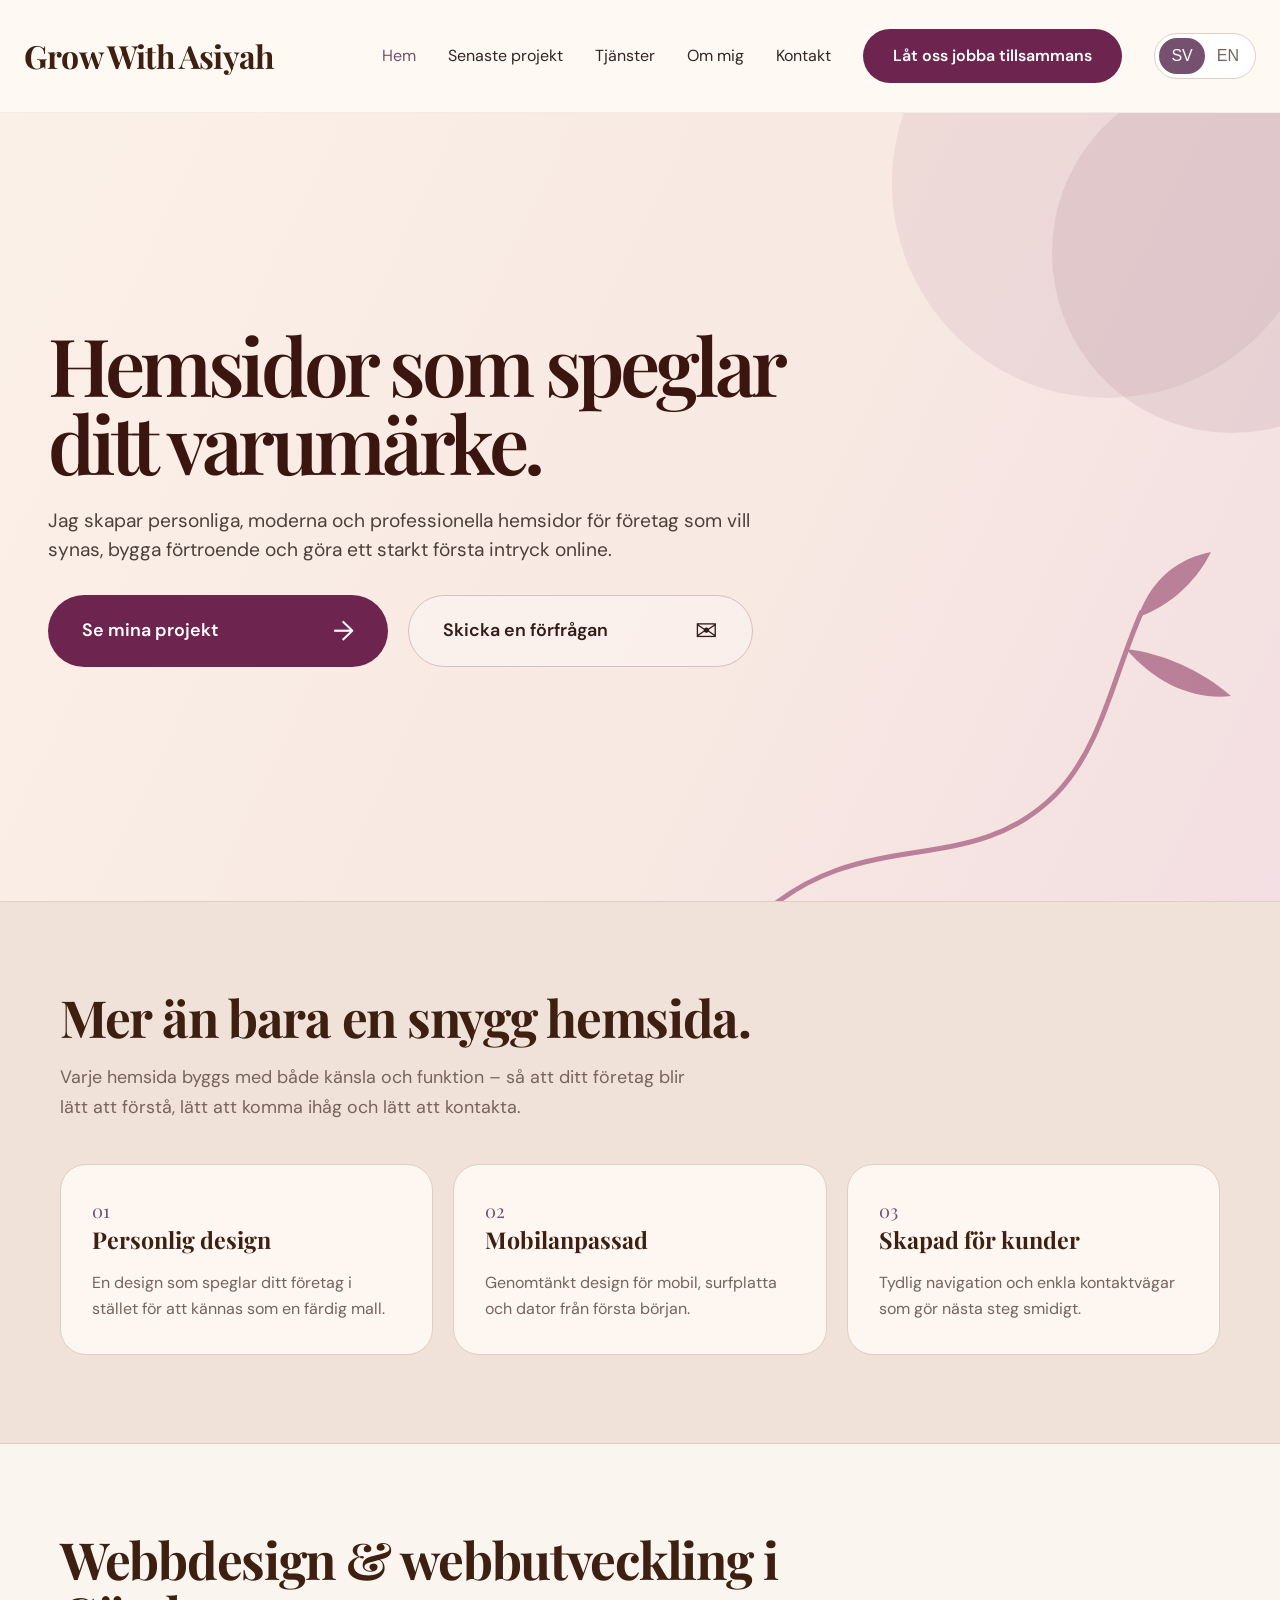
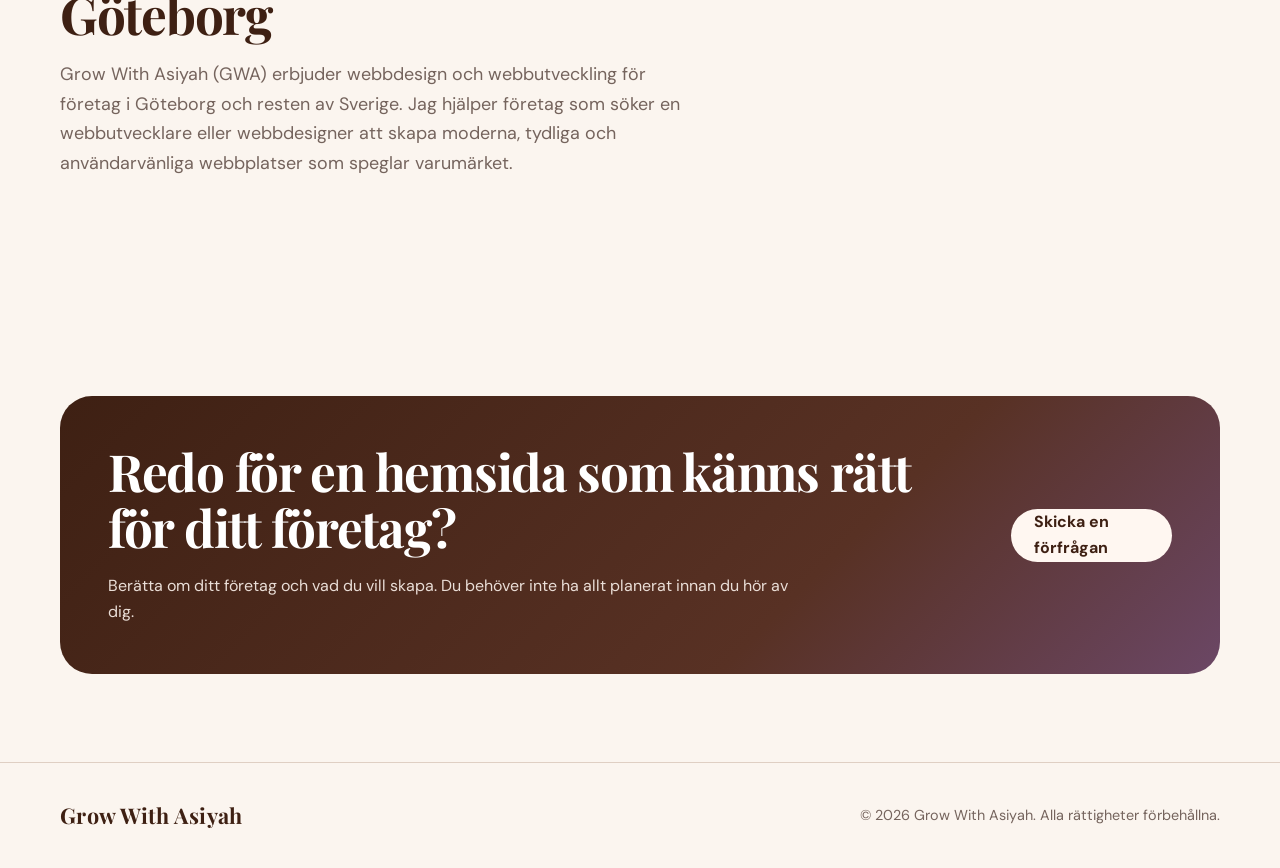
<file: index.html>
<!doctype html>
<html lang="sv">
  <head>
    <!-- Google tag (gtag.js) -->
    <script async src="https://www.googletagmanager.com/gtag/js?id=G-TMNVTEBRRM"></script>
    <script>
      window.dataLayer = window.dataLayer || [];
      function gtag(){dataLayer.push(arguments);}
      gtag('js', new Date());
      gtag('config', 'G-TMNVTEBRRM');
    </script>
    <meta charset="utf-8" />
    <meta name="viewport" content="width=device-width,initial-scale=1" />
    <title>
      Webbutvecklare & webbdesigner Göteborg | Grow With Asiyah (GWA)
    </title>
    <meta
      name="description"
      content="Grow With Asiyah (GWA), grundat av Asiya Galow, erbjuder webbdesign och webbutveckling i Göteborg. Moderna, användarvänliga och mobilanpassade webbplatser för företag."
    />
    <meta name="robots" content="index,follow" />
    <meta
      name="keywords"
      content="Grow With Asiyah, GWA, Asiya Galow, webbutvecklare Göteborg, webbdesigner Göteborg, webbdesign Göteborg, webbutveckling Göteborg, web design Gothenburg, web developer Gothenburg"
    />
    <link
      rel="icon"
      type="image/png"
      sizes="48x48"
      href="assets/favicon-48.png"
    />
    <link
      rel="icon"
      type="image/png"
      sizes="512x512"
      href="assets/favicon.png"
    />
    <link rel="apple-touch-icon" href="assets/favicon.png" />
    <link rel="canonical" href="https://growwithasiyah.se/" />
    <meta property="og:url" content="https://growwithasiyah.se/" />
    <meta name="author" content="Grow With Asiyah" />
    <meta property="og:site_name" content="Grow With Asiyah" />
    <meta property="og:type" content="website" />
    <meta
      property="og:title"
      content="Grow With Asiyah | Web Design & Development"
    />
    <meta
      property="og:description"
      content="Grow With Asiyah skapar personliga, moderna och mobilanpassade hemsidor för företag med fokus på webbdesign, utveckling och SEO."
    />
    <meta property="og:image" content="assets/grow-with-asiyah-logo.png" />
    <link rel="stylesheet" href="style.css" />
    <script type="application/ld+json">
      {
        "@context": "https://schema.org",
        "@type": "ProfessionalService",
        "name": "Grow With Asiyah",
        "alternateName": "GWA",
        "founder": { "@type": "Person", "name": "Asiya Galow" },
        "areaServed": { "@type": "City", "name": "Göteborg" },
        "url": "https://growwithasiyah.se/",
        "description": "Webbdesign och webbutveckling för företag. Moderna och mobilanpassade företagshemsidor med SEO-grund.",
        "email": "growwithasiyah@gmail.com",
        "sameAs": [
          "https://www.instagram.com/growwithasiyah/",
          "https://www.tiktok.com/@growwithasiyah"
        ]
      }
    </script>
  </head>
  <body>
    <header>
      <div class="container nav">
        <a class="brand brand-name-only" href="index.html">Grow With Asiyah</a
        ><button class="menu" aria-label="Menu">☰</button>
        <nav class="nav-links">
          <a href="index.html" class="active" data-t="home">Hem</a
          ><a href="projects.html" data-t="projects">Senaste projekt</a
          ><a href="services.html" data-t="services">Tjänster</a
          ><a href="about.html" data-t="about">Om mig</a
          ><a href="contact.html" data-t="contact">Kontakt</a
          ><a class="header-cta" href="contact.html" data-t="workTogether"
            >Let’s work together</a
          >
          <div class="lang">
            <button data-lang="sv">SV</button><button data-lang="en">EN</button>
          </div>
        </nav>
      </div>
    </header>
    <main>
      <section class="approved-hero">
        <div class="approved-hero-inner">
          <div class="approved-copy">
            <h1 data-t="hero">
              Hemsidor som speglar ditt <span>varumärke.</span>
            </h1>
            <p data-t="lead">
              Jag skapar personliga, moderna och professionella hemsidor för
              företag som vill synas, bygga förtroende och göra ett starkt
              första intryck online.
            </p>
            <div class="approved-actions">
              <a class="approved-btn filled" href="projects.html"
                ><span data-t="work">Se mina projekt</span><b>→</b></a
              >
              <a class="approved-btn outline" href="contact.html"
                ><span data-t="talk">Skicka en förfrågan</span><b>✉</b></a
              >
            </div>
          </div>
          <div class="hero-decoration" aria-hidden="true">
            <div class="circle c1"></div>
            <div class="circle c2"></div>
            <svg class="botanical" viewBox="0 0 520 420" fill="none">
              <path
                d="M18 405C124 304 231 367 319 278C365 231 377 157 405 95"
                stroke="currentColor"
                stroke-width="5"
              />
              <path
                d="M401 101C427 93 458 69 474 36C443 42 415 61 401 101Z"
                fill="currentColor"
              />
              <path
                d="M389 133C425 137 464 154 494 180C458 184 420 169 389 133Z"
                fill="currentColor"
              />
            </svg>
          </div>
        </div>
      </section>
      <section class="section soft">
        <div class="container">
          <div class="section-head">
            <h2 data-t="why">Mer än bara en snygg hemsida.</h2>
            <p class="lead" data-t="whyP"></p>
          </div>
          <div class="grid3">
            <article class="card">
              <span class="n">01</span>
              <h3 data-t="c1"></h3>
              <p data-t="c1p"></p>
            </article>
            <article class="card">
              <span class="n">02</span>
              <h3 data-t="c2"></h3>
              <p data-t="c2p"></p>
            </article>
            <article class="card">
              <span class="n">03</span>
              <h3 data-t="c3"></h3>
              <p data-t="c3p"></p>
            </article>
          </div>
        </div>
      </section>
      <section class="section local-seo">
        <div class="container">
          <div class="section-head">
            <h2 data-t="seoH">Webbdesign & webbutveckling i Göteborg</h2>
            <p class="lead" data-t="seoP">
              Grow With Asiyah (GWA) erbjuder webbdesign och webbutveckling för
              företag i Göteborg och resten av Sverige. Jag hjälper företag som
              söker en webbutvecklare eller webbdesigner att skapa moderna,
              tydliga och användarvänliga webbplatser som speglar varumärket.
            </p>
          </div>
        </div>
      </section>
      <section class="section">
        <div class="container">
          <div class="cta">
            <div>
              <h2 data-t="cta"></h2>
              <p data-t="ctaP"></p>
            </div>
            <a href="contact.html" class="btn" data-t="start"
              >Skicka en förfrågan</a
            >
          </div>
        </div>
      </section>
    </main>
    <footer>
      <div class="container foot">
        <strong class="brand">Grow With Asiyah</strong
        ><span data-t="foot"
          >© 2026 Grow With Asiyah. Alla rättigheter förbehållna.</span
        >
      </div>
    </footer>
    <script src="script.js"></script>
  </body>
</html>
</file>
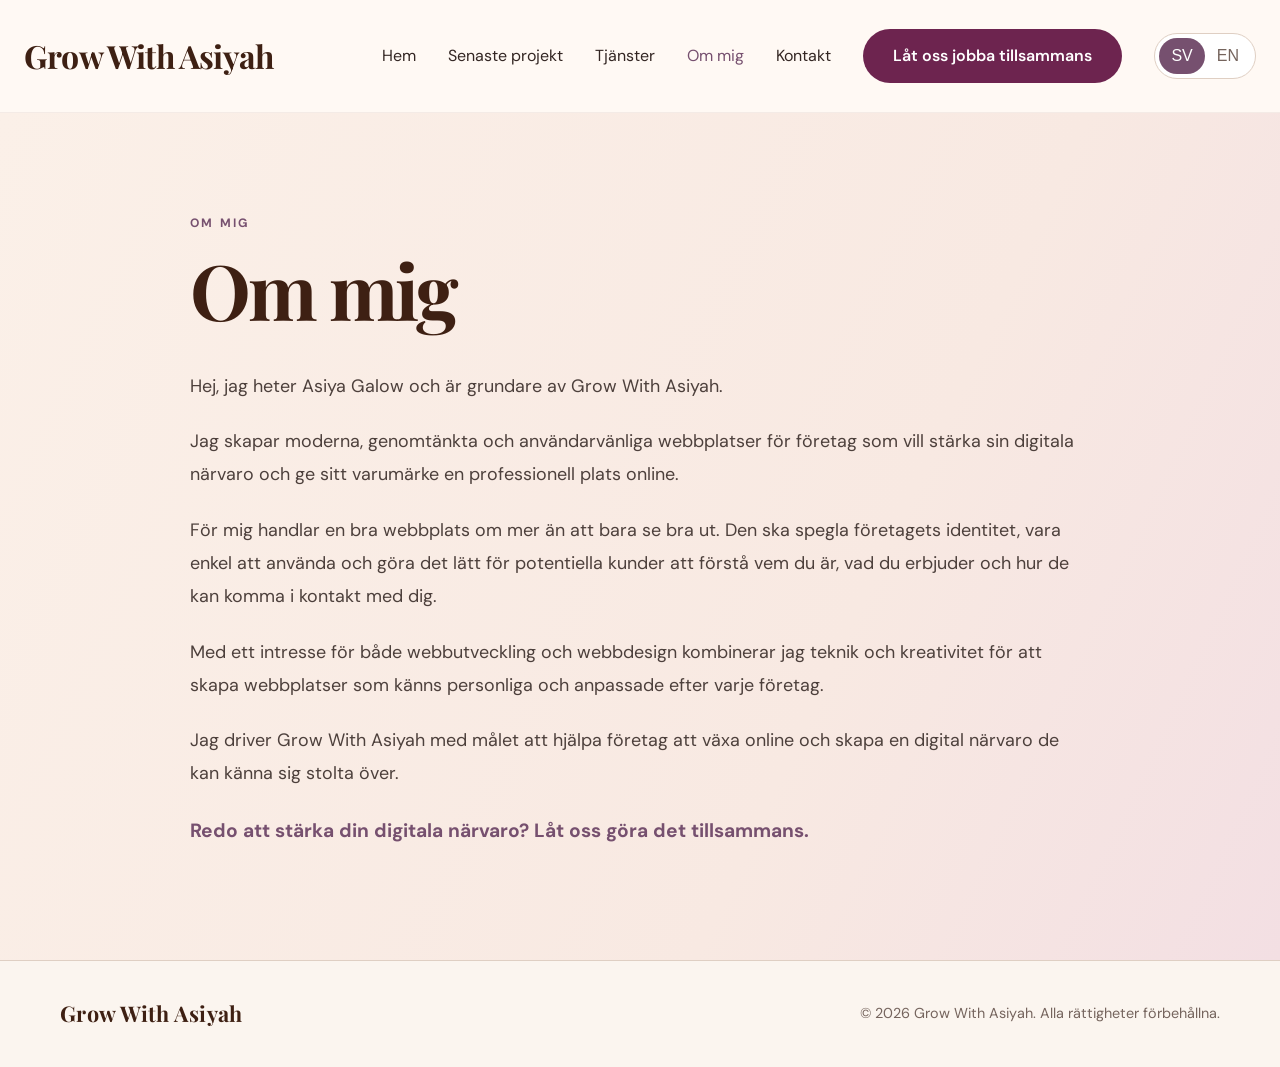
<file: about.html>
<!doctype html>
<html lang="sv">
  <head>
    <!-- Google tag (gtag.js) -->
    <script async src="https://www.googletagmanager.com/gtag/js?id=G-TMNVTEBRRM"></script>
    <script>
      window.dataLayer = window.dataLayer || [];
      function gtag(){dataLayer.push(arguments);}
      gtag('js', new Date());
      gtag('config', 'G-TMNVTEBRRM');
    </script>
    <meta charset="utf-8" />
    <meta name="viewport" content="width=device-width,initial-scale=1" />
    <title>Om Asiya Galow | Grow With Asiyah (GWA)</title>
    <meta
      name="description"
      content="Lär känna Asiya Galow, grundare av Grow With Asiyah (GWA), som arbetar med webbdesign och webbutveckling för företag i Göteborg och Sverige."
    />
    <meta name="robots" content="index,follow" />
    <meta
      name="keywords"
      content="Grow With Asiyah, GWA, Asiya Galow, webbutvecklare Göteborg, webbdesigner Göteborg, webbdesign Göteborg, webbutveckling Göteborg, web design Gothenburg, web developer Gothenburg"
    />
    <link
      rel="icon"
      type="image/png"
      sizes="48x48"
      href="assets/favicon-48.png"
    />
    <link
      rel="icon"
      type="image/png"
      sizes="512x512"
      href="assets/favicon.png"
    />
    <link rel="apple-touch-icon" href="assets/favicon.png" />
    <link rel="canonical" href="https://growwithasiyah.se/about.html" />
    <meta property="og:url" content="https://growwithasiyah.se/about.html" />
    <meta name="author" content="Grow With Asiyah" />
    <meta property="og:site_name" content="Grow With Asiyah" />
    <meta property="og:type" content="website" />
    <meta
      property="og:title"
      content="Grow With Asiyah | Web Design & Development"
    />
    <meta
      property="og:description"
      content="Grow With Asiyah skapar personliga, moderna och mobilanpassade hemsidor för företag med fokus på webbdesign, utveckling och SEO."
    />
    <meta property="og:image" content="assets/grow-with-asiyah-logo.png" />
    <link rel="stylesheet" href="style.css" />
    <script type="application/ld+json">
      {
        "@context": "https://schema.org",
        "@type": "ProfessionalService",
        "name": "Grow With Asiyah",
        "alternateName": "GWA",
        "founder": { "@type": "Person", "name": "Asiya Galow" },
        "areaServed": { "@type": "City", "name": "Göteborg" },
        "url": "https://growwithasiyah.se/",
        "description": "Webbdesign och webbutveckling för företag. Moderna och mobilanpassade företagshemsidor med SEO-grund.",
        "email": "growwithasiyah@gmail.com",
        "sameAs": [
          "https://www.instagram.com/growwithasiyah/",
          "https://www.tiktok.com/@growwithasiyah"
        ]
      }
    </script>
  </head>
  <body>
    <header>
      <div class="container nav">
        <a class="brand brand-name-only" href="index.html">Grow With Asiyah</a
        ><button class="menu" aria-label="Menu">☰</button>
        <nav class="nav-links">
          <a href="index.html" data-t="home">Hem</a
          ><a href="projects.html" data-t="projects">Senaste projekt</a
          ><a href="services.html" data-t="services">Tjänster</a
          ><a href="about.html" class="active" data-t="about">Om mig</a
          ><a href="contact.html" data-t="contact">Kontakt</a
          ><a class="header-cta" href="contact.html" data-t="workTogether"
            >Låt oss jobba tillsammans</a
          >
          <div class="lang">
            <button data-lang="sv">SV</button><button data-lang="en">EN</button>
          </div>
        </nav>
      </div>
    </header>
    <main>
      <section class="section about-page">
        <div class="container about-wrap">
          <p class="kicker" data-t="aboutK">Om mig</p>
          <h1 data-t="aboutTitle">Om mig</h1>
          <div class="about-copy">
            <p data-t="about1">
              Hej, jag heter Asiya Galow och är grundare av Grow With Asiyah.
            </p>
            <p data-t="about2">
              Jag skapar moderna, genomtänkta och användarvänliga webbplatser
              för företag som vill stärka sin digitala närvaro och ge sitt
              varumärke en professionell plats online.
            </p>
            <p data-t="about3">
              För mig handlar en bra webbplats om mer än att bara se bra ut. Den
              ska spegla företagets identitet, vara enkel att använda och göra
              det lätt för potentiella kunder att förstå vem du är, vad du
              erbjuder och hur de kan komma i kontakt med dig.
            </p>
            <p data-t="about4">
              Med ett intresse för både webbutveckling och webbdesign kombinerar
              jag teknik och kreativitet för att skapa webbplatser som känns
              personliga och anpassade efter varje företag.
            </p>
            <p data-t="about5">
              Jag driver Grow With Asiyah med målet att hjälpa företag att växa
              online och skapa en digital närvaro de kan känna sig stolta över.
            </p>
            <p class="about-closing" data-t="about6">
              Redo att stärka din digitala närvaro? Låt oss göra det tillsammans.
            </p>
          </div>
        </div>
      </section>
    </main>
    <footer>
      <div class="container foot">
        <strong class="brand">Grow With Asiyah</strong
        ><span data-t="foot"
          >© 2026 Grow With Asiyah. Alla rättigheter förbehållna.</span
        >
      </div>
    </footer>
    <script src="script.js"></script>
  </body>
</html>
</file>
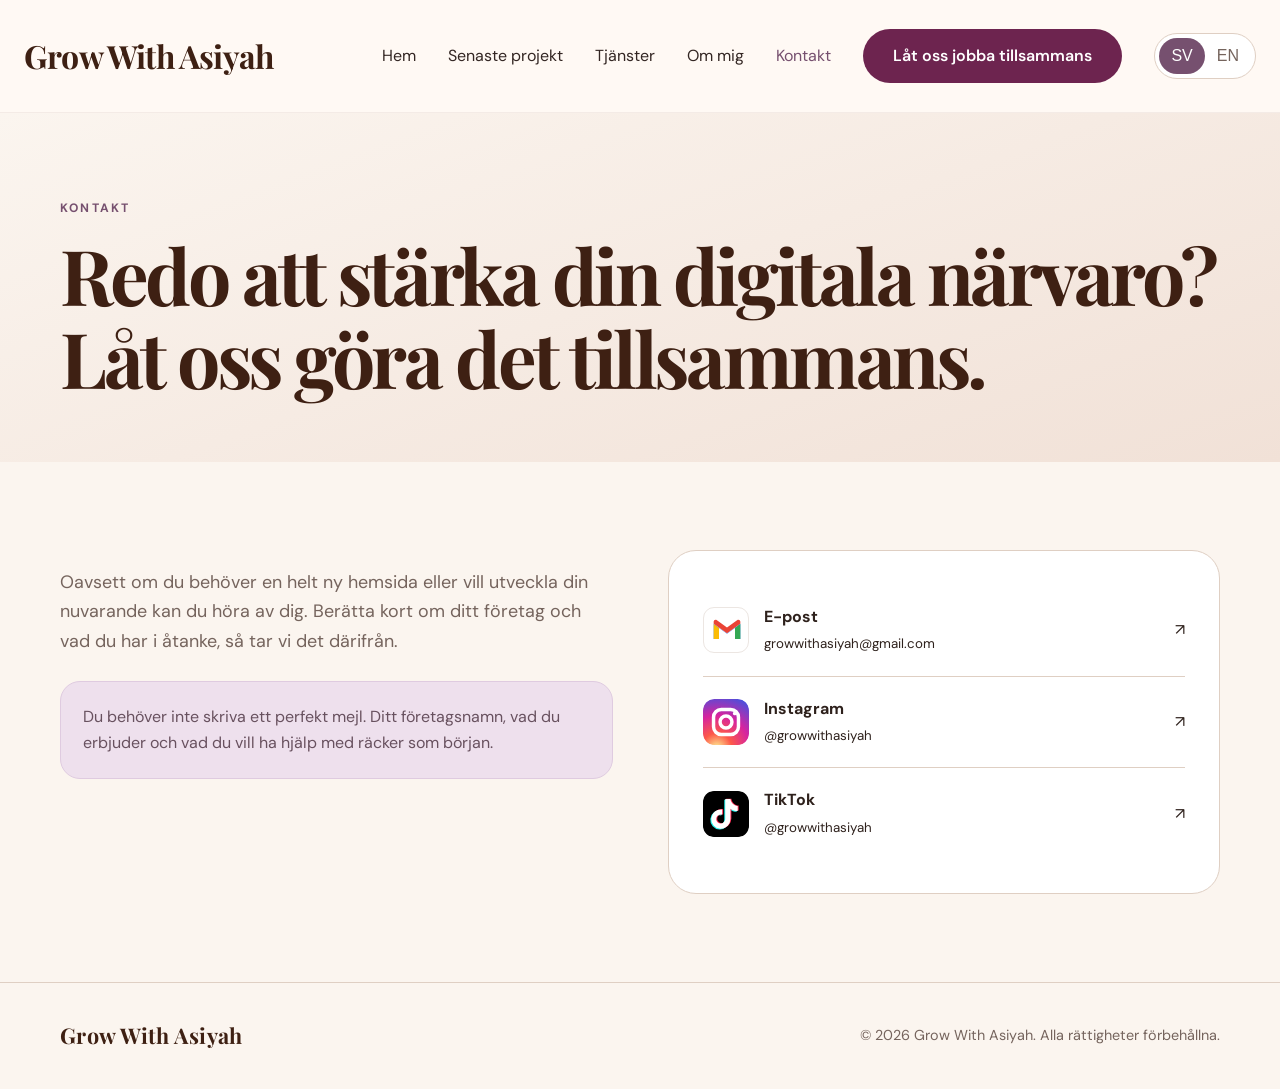
<file: contact.html>
<!doctype html>
<html lang="sv">
  <head>
    <!-- Google tag (gtag.js) -->
    <script async src="https://www.googletagmanager.com/gtag/js?id=G-TMNVTEBRRM"></script>
    <script>
      window.dataLayer = window.dataLayer || [];
      function gtag(){dataLayer.push(arguments);}
      gtag('js', new Date());
      gtag('config', 'G-TMNVTEBRRM');
    </script>
    <meta charset="utf-8" />
    <meta name="viewport" content="width=device-width,initial-scale=1" />
    <title>Kontakt | Grow With Asiyah</title>
    <meta
      name="description"
      content="Kontakta Grow With Asiyah för webbdesign och webbutveckling."
    />
    <meta name="robots" content="index,follow" />
    <meta
      name="keywords"
      content="Grow With Asiyah, GWA, Asiya Galow, webbutvecklare Göteborg, webbdesigner Göteborg, webbdesign Göteborg, webbutveckling Göteborg, web design Gothenburg, web developer Gothenburg"
    />
    <link
      rel="icon"
      type="image/png"
      sizes="48x48"
      href="assets/favicon-48.png"
    />
    <link
      rel="icon"
      type="image/png"
      sizes="512x512"
      href="assets/favicon.png"
    />
    <link rel="apple-touch-icon" href="assets/favicon.png" />
    <link rel="canonical" href="https://growwithasiyah.se/contact.html" />
    <meta property="og:url" content="https://growwithasiyah.se/contact.html" />
    <meta name="author" content="Grow With Asiyah" />
    <meta property="og:site_name" content="Grow With Asiyah" />
    <meta property="og:type" content="website" />
    <meta property="og:title" content="Kontakt | Grow With Asiyah" />
    <meta
      property="og:description"
      content="Kontakta Grow With Asiyah för webbdesign och webbutveckling."
    />
    <meta property="og:image" content="assets/grow-with-asiyah-logo.png" />
    <link rel="stylesheet" href="style.css" />
    <script type="application/ld+json">
      {
        "@context": "https://schema.org",
        "@type": "ProfessionalService",
        "name": "Grow With Asiyah",
        "alternateName": "GWA",
        "founder": { "@type": "Person", "name": "Asiya Galow" },
        "areaServed": { "@type": "City", "name": "Göteborg" },
        "url": "https://growwithasiyah.se/",
        "description": "Webbdesign och webbutveckling för företag. Moderna och mobilanpassade företagshemsidor med SEO-grund.",
        "email": "growwithasiyah@gmail.com",
        "sameAs": [
          "https://www.instagram.com/growwithasiyah/",
          "https://www.tiktok.com/@growwithasiyah"
        ]
      }
    </script>
  </head>
  <body>
    <header>
      <div class="container nav">
        <a class="brand brand-name-only" href="index.html">Grow With Asiyah</a
        ><button class="menu" aria-label="Menu">☰</button>
        <nav class="nav-links">
          <a href="index.html" data-t="home">Hem</a
          ><a href="projects.html" data-t="projects">Senaste projekt</a
          ><a href="services.html" data-t="services">Tjänster</a
          ><a href="about.html" data-t="about">Om mig</a
          ><a href="contact.html" class="active" data-t="contact">Kontakt</a
          ><a class="header-cta" href="contact.html" data-t="workTogether"
            >Let’s work together</a
          >
          <div class="lang">
            <button data-lang="sv">SV</button><button data-lang="en">EN</button>
          </div>
        </nav>
      </div>
    </header>
    <main>
      <section class="page-hero">
        <div class="container">
          <div class="kicker" data-t="conK">Kontakt</div>
          <h1 data-t="conH"></h1>
        </div>
      </section>
      <section class="section">
        <div class="container contact-grid">
          <div>
            <p class="lead" data-t="conP"></p>
            <div class="note" data-t="tip"></div>
          </div>
          <div class="contact-box">
            <a class="social" href="mailto:growwithasiyah@gmail.com"
              ><span class="social-left"
                ><span class="app-icon gmail-icon"
                  ><svg viewBox="0 0 24 24" aria-hidden="true">
                    <path
                      fill="#4285F4"
                      d="M2 6.5V18h4V9.7L12 14l6-4.3V18h4V6.5l-10 7.2z"
                    />
                    <path
                      fill="#EA4335"
                      d="M2 6.5 12 13.7 22 6.5V5c0-1.1-1.3-1.8-2.2-1.2L12 9.4 4.2 3.8C3.3 3.2 2 3.9 2 5z"
                    />
                    <path fill="#34A853" d="M18 9.7V18h4V6.8z" />
                    <path fill="#FBBC04" d="M2 6.8V18h4V9.7z" /></svg></span
                ><span
                  ><strong data-t="email">E-post</strong><br /><small
                    >growwithasiyah@gmail.com</small
                  ></span
                ></span
              ><span>↗</span></a
            ><a
              class="social"
              href="https://www.instagram.com/growwithasiyah/"
              target="_blank"
              rel="noopener"
              ><span class="social-left"
                ><span class="app-icon instagram-icon"
                  ><svg viewBox="0 0 24 24" aria-hidden="true">
                    <defs>
                      <radialGradient id="igG" cx="30%" cy="107%" r="130%">
                        <stop offset="0%" stop-color="#fdf497" />
                        <stop offset="25%" stop-color="#fd5949" />
                        <stop offset="55%" stop-color="#d6249f" />
                        <stop offset="100%" stop-color="#285AEB" />
                      </radialGradient>
                    </defs>
                    <rect width="24" height="24" rx="6" fill="url(#igG)" />
                    <rect
                      x="5.5"
                      y="5.5"
                      width="13"
                      height="13"
                      rx="4"
                      fill="none"
                      stroke="#fff"
                      stroke-width="1.8"
                    />
                    <circle
                      cx="12"
                      cy="12"
                      r="3.1"
                      fill="none"
                      stroke="#fff"
                      stroke-width="1.8"
                    />
                    <circle cx="16.6" cy="7.5" r="1" fill="#fff" /></svg></span
                ><span
                  ><strong>Instagram</strong><br /><small
                    >@growwithasiyah</small
                  ></span
                ></span
              ><span>↗</span></a
            ><a
              class="social"
              href="https://www.tiktok.com/@growwithasiyah"
              target="_blank"
              rel="noopener"
              ><span class="social-left"
                ><span class="app-icon tiktok-icon"
                  ><svg viewBox="0 0 24 24" aria-hidden="true">
                    <rect width="24" height="24" rx="5" fill="#000" />
                    <path
                      d="M14.3 4.2c.4 2.1 1.7 3.4 3.8 3.6v2.6c-1.4 0-2.7-.4-3.8-1.2v5.4a5 5 0 1 1-4.3-4.9v2.7a2.35 2.35 0 1 0 1.6 2.2V4.2h2.7z"
                      fill="#25F4EE"
                      transform="translate(-.5 .4)"
                    />
                    <path
                      d="M14.3 4.2c.4 2.1 1.7 3.4 3.8 3.6v2.6c-1.4 0-2.7-.4-3.8-1.2v5.4a5 5 0 1 1-4.3-4.9v2.7a2.35 2.35 0 1 0 1.6 2.2V4.2h2.7z"
                      fill="#FE2C55"
                      transform="translate(.5 -.2)"
                    />
                    <path
                      d="M14.3 4.2c.4 2.1 1.7 3.4 3.8 3.6v2.6c-1.4 0-2.7-.4-3.8-1.2v5.4a5 5 0 1 1-4.3-4.9v2.7a2.35 2.35 0 1 0 1.6 2.2V4.2h2.7z"
                      fill="#fff"
                    /></svg></span
                ><span
                  ><strong>TikTok</strong><br /><small
                    >@growwithasiyah</small
                  ></span
                ></span
              ><span>↗</span></a
            >
          </div>
        </div>
      </section>
    </main>
    <footer>
      <div class="container foot">
        <strong class="brand">Grow With Asiyah</strong
        ><span data-t="foot"
          >© 2026 Grow With Asiyah. Alla rättigheter förbehållna.</span
        >
      </div>
    </footer>
    <script src="script.js"></script>
  </body>
</html>
</file>
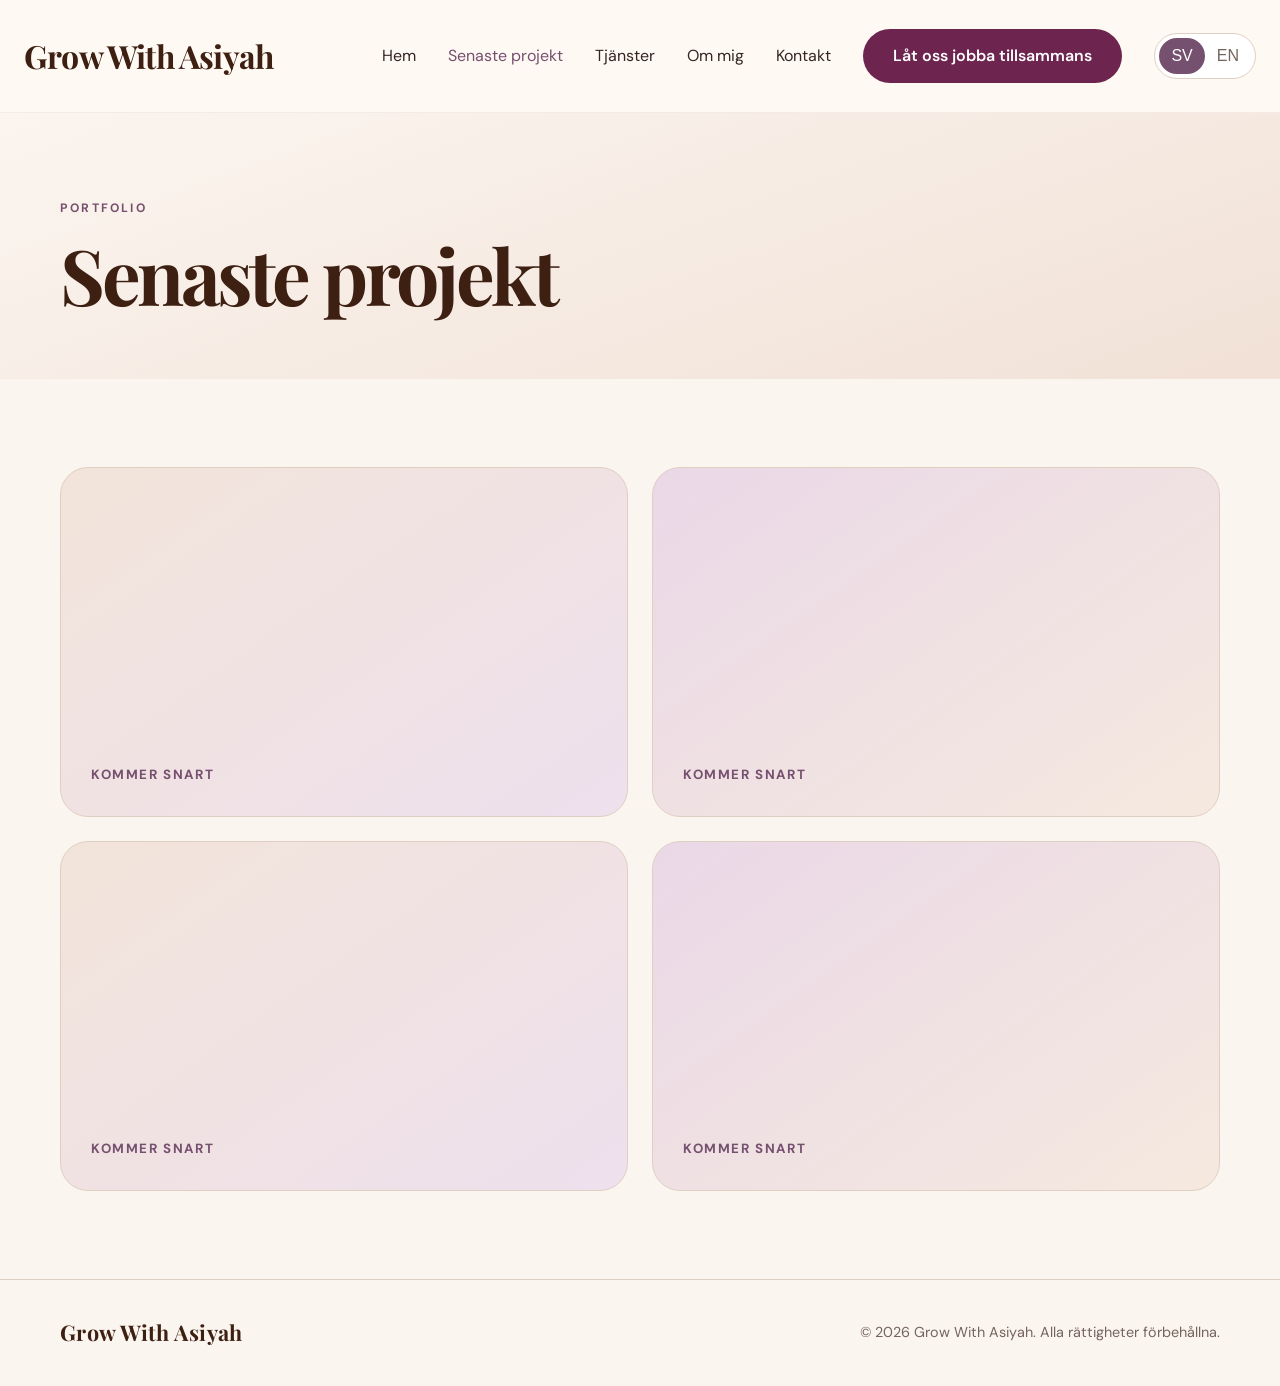
<file: projects.html>
<!doctype html>
<html lang="sv">
  <head>
    <!-- Google tag (gtag.js) -->
    <script async src="https://www.googletagmanager.com/gtag/js?id=G-TMNVTEBRRM"></script>
    <script>
      window.dataLayer = window.dataLayer || [];
      function gtag(){dataLayer.push(arguments);}
      gtag('js', new Date());
      gtag('config', 'G-TMNVTEBRRM');
    </script>
    <meta charset="utf-8" />
    <meta name="viewport" content="width=device-width,initial-scale=1" />
    <title>Recent Projects | Grow With Asiyah</title>
    <meta
      name="description"
      content="Se webbdesign och utvecklingsprojekt från Grow With Asiyah."
    />
    <meta name="robots" content="index,follow" />
    <meta
      name="keywords"
      content="Grow With Asiyah, GWA, Asiya Galow, webbutvecklare Göteborg, webbdesigner Göteborg, webbdesign Göteborg, webbutveckling Göteborg, web design Gothenburg, web developer Gothenburg"
    />
    <link
      rel="icon"
      type="image/png"
      sizes="48x48"
      href="assets/favicon-48.png"
    />
    <link
      rel="icon"
      type="image/png"
      sizes="512x512"
      href="assets/favicon.png"
    />
    <link rel="apple-touch-icon" href="assets/favicon.png" />
    <link rel="canonical" href="https://growwithasiyah.se/projects.html" />
    <meta property="og:url" content="https://growwithasiyah.se/projects.html" />
    <meta name="author" content="Grow With Asiyah" />
    <meta property="og:site_name" content="Grow With Asiyah" />
    <meta property="og:type" content="website" />
    <meta property="og:title" content="Recent Projects | Grow With Asiyah" />
    <meta
      property="og:description"
      content="Se webbdesign och utvecklingsprojekt från Grow With Asiyah."
    />
    <meta property="og:image" content="assets/grow-with-asiyah-logo.png" />
    <link rel="stylesheet" href="style.css" />
    <script type="application/ld+json">
      {
        "@context": "https://schema.org",
        "@type": "ProfessionalService",
        "name": "Grow With Asiyah",
        "alternateName": "GWA",
        "founder": { "@type": "Person", "name": "Asiya Galow" },
        "areaServed": { "@type": "City", "name": "Göteborg" },
        "url": "https://growwithasiyah.se/",
        "description": "Webbdesign och webbutveckling för företag. Moderna och mobilanpassade företagshemsidor med SEO-grund.",
        "email": "growwithasiyah@gmail.com",
        "sameAs": [
          "https://www.instagram.com/growwithasiyah/",
          "https://www.tiktok.com/@growwithasiyah"
        ]
      }
    </script>
  </head>
  <body>
    <header>
      <div class="container nav">
        <a class="brand brand-name-only" href="index.html">Grow With Asiyah</a
        ><button class="menu" aria-label="Menu">☰</button>
        <nav class="nav-links">
          <a href="index.html" data-t="home">Hem</a
          ><a href="projects.html" class="active" data-t="projects"
            >Senaste projekt</a
          ><a href="services.html" data-t="services">Tjänster</a
          ><a href="about.html" data-t="about">Om mig</a
          ><a href="contact.html" data-t="contact">Kontakt</a
          ><a class="header-cta" href="contact.html" data-t="workTogether"
            >Let’s work together</a
          >
          <div class="lang">
            <button data-lang="sv">SV</button><button data-lang="en">EN</button>
          </div>
        </nav>
      </div>
    </header>
    <main>
      <section class="page-hero">
        <div class="container">
          <div class="kicker" data-t="projK">Portfolio</div>
          <h1 data-t="projH">Senaste projekt</h1>
        </div>
      </section>
      <section class="section">
        <div class="container projects">
          <article class="project">
            <small data-t="soon">Kommer snart</small>
          </article>
          <article class="project">
            <small data-t="soon">Kommer snart</small>
          </article>
          <article class="project">
            <small data-t="soon">Kommer snart</small>
          </article>
          <article class="project">
            <small data-t="soon">Kommer snart</small>
          </article>
        </div>
      </section>
    </main>
    <footer>
      <div class="container foot">
        <strong class="brand">Grow With Asiyah</strong
        ><span data-t="foot"
          >© 2026 Grow With Asiyah. Alla rättigheter förbehållna.</span
        >
      </div>
    </footer>
    <script src="script.js"></script>
  </body>
</html>
</file>
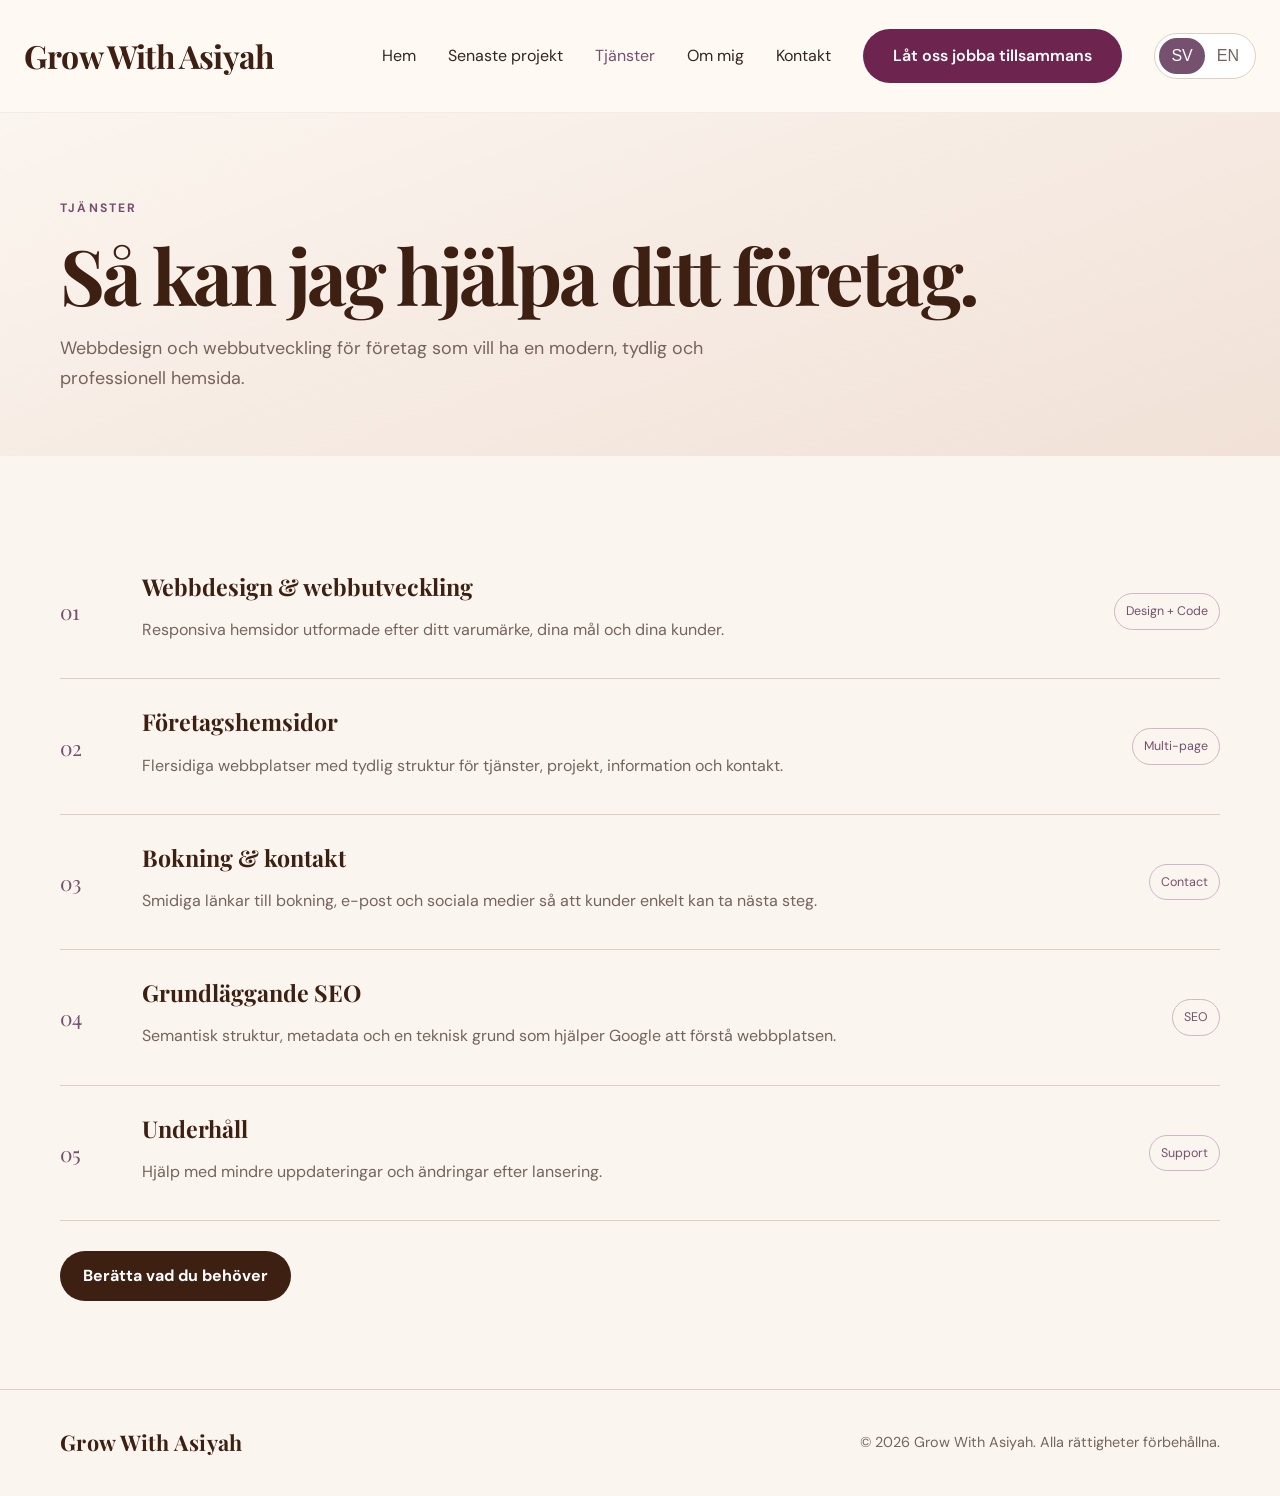
<file: services.html>
<!doctype html><html lang="sv"><head><!-- Google tag (gtag.js) -->
    <script async src="https://www.googletagmanager.com/gtag/js?id=G-TMNVTEBRRM"></script>
    <script>
      window.dataLayer = window.dataLayer || [];
      function gtag(){dataLayer.push(arguments);}
      gtag('js', new Date());
      gtag('config', 'G-TMNVTEBRRM');
    </script><meta charset="utf-8"><meta name="viewport" content="width=device-width,initial-scale=1"><title>Tjänster | Grow With Asiyah</title><meta name="description" content="Webbdesign, webbutveckling, företagshemsidor, grundläggande SEO och underhåll från Grow With Asiyah."><meta name="robots" content="index,follow"><meta name="keywords" content="Grow With Asiyah, GWA, Asiya Galow, webbutvecklare Göteborg, webbdesigner Göteborg, webbdesign Göteborg, webbutveckling Göteborg, web design Gothenburg, web developer Gothenburg"><link rel="icon" type="image/png" sizes="48x48" href="assets/favicon-48.png"><link rel="icon" type="image/png" sizes="512x512" href="assets/favicon.png"><link rel="apple-touch-icon" href="assets/favicon.png"><link rel="canonical" href="https://growwithasiyah.se/services.html"><meta property="og:url" content="https://growwithasiyah.se/services.html"><meta name="author" content="Grow With Asiyah"><meta property="og:site_name" content="Grow With Asiyah"><meta property="og:type" content="website"><meta property="og:title" content="Tjänster | Grow With Asiyah"><meta property="og:description" content="Webbdesign, webbutveckling, företagshemsidor, grundläggande SEO och underhåll från Grow With Asiyah."><meta property="og:image" content="assets/grow-with-asiyah-logo.png"><link rel="stylesheet" href="style.css"><script type="application/ld+json">{"@context":"https://schema.org","@type":"ProfessionalService","name":"Grow With Asiyah","alternateName":"GWA","founder":{"@type":"Person","name":"Asiya Galow"},"areaServed":{"@type":"City","name":"Göteborg"},"url":"https://growwithasiyah.se/","description":"Webbdesign och webbutveckling för företag. Moderna och mobilanpassade företagshemsidor med SEO-grund.","email":"growwithasiyah@gmail.com","sameAs":["https://www.instagram.com/growwithasiyah/","https://www.tiktok.com/@growwithasiyah"]}</script></head><body><header><div class="container nav"><a class="brand brand-name-only" href="index.html">Grow With Asiyah</a><button class="menu" aria-label="Menu">☰</button><nav class="nav-links"><a href="index.html" data-t="home">Hem</a><a href="projects.html" data-t="projects">Senaste projekt</a><a href="services.html" class=active data-t="services">Tjänster</a><a href="about.html" data-t="about">Om mig</a><a href="contact.html" data-t="contact">Kontakt</a><a class="header-cta" href="contact.html" data-t="workTogether">Let’s work together</a><div class="lang"><button data-lang="sv">SV</button><button data-lang="en">EN</button></div></nav></div></header><main><section class="page-hero"><div class="container"><div class="kicker" data-t="servK">Tjänster</div><h1 data-t="servH"></h1><p class="lead" data-t="servP"></p></div></section><section class="section"><div class="container services"><div class="service"><div class="num">01</div><div><h3 data-t="s1"></h3><p data-t="s1p"></p></div><span class="tag">Design + Code</span></div><div class="service"><div class="num">02</div><div><h3 data-t="s2"></h3><p data-t="s2p"></p></div><span class="tag">Multi-page</span></div><div class="service"><div class="num">03</div><div><h3 data-t="s3"></h3><p data-t="s3p"></p></div><span class="tag">Contact</span></div><div class="service"><div class="num">04</div><div><h3 data-t="s4"></h3><p data-t="s4p"></p></div><span class="tag">SEO</span></div><div class="service"><div class="num">05</div><div><h3 data-t="s5"></h3><p data-t="s5p"></p></div><span class="tag">Support</span></div><div class="actions"><a class="btn primary" href="contact.html" data-t="tell">Berätta vad du behöver</a></div></div></section></main><footer><div class="container foot"><strong class="brand">Grow With Asiyah</strong><span data-t="foot">© 2026 Grow With Asiyah. Alla rättigheter förbehållna.</span></div></footer><script src="script.js"></script></body></html>
</file>
<file: style.css>
@import url('https://fonts.googleapis.com/css2?family=DM+Sans:wght@400;500;600;700&family=Playfair+Display:wght@500;600;700&display=swap');
:root{--cream:#f5eadf;--cream2:#fbf5ef;--brown:#3e2013;--brown2:#6b3f2c;--purple:#76506f;--purple2:#9a7193;--ink:#2e211c;--muted:#75645d;--white:#fffaf6;--line:#dfcfc3;--shadow:0 22px 60px rgba(62,32,19,.12)}
*{box-sizing:border-box} html{scroll-behavior:smooth} body{margin:0;background:var(--cream2);color:var(--ink);font-family:"DM Sans",sans-serif;line-height:1.65} a{text-decoration:none;color:inherit} img{display:block;max-width:100%}
.container{width:min(1160px,calc(100% - 40px));margin:auto}
header{position:sticky;top:0;z-index:50;background:rgba(251,245,239,.94);backdrop-filter:blur(15px);border-bottom:1px solid rgba(223,207,195,.8)}
.nav{height:78px;display:flex;align-items:center;justify-content:space-between;gap:28px}.brand{font-family:"Playfair Display",serif;font-weight:700;color:var(--brown);font-size:1.35rem;letter-spacing:.02em}.nav-links{display:flex;align-items:center;gap:25px}.nav-links>a{font-size:.94rem;color:var(--muted)}.nav-links>a:hover,.nav-links>a.active{color:var(--purple)}
.lang{display:flex;border:1px solid var(--line);border-radius:99px;padding:3px;background:white}.lang button{border:0;background:transparent;border-radius:99px;padding:7px 10px;cursor:pointer;color:var(--muted)}.lang button.active{background:var(--purple);color:white}.menu{display:none;border:0;background:transparent;font-size:1.45rem;color:var(--brown)}
.hero{position:relative;overflow:hidden;padding:72px 0 92px;background:linear-gradient(145deg,#fbf5ef 0%,#f0dfd3 58%,#ead8e7 135%)}.hero:after{content:"";position:absolute;width:420px;height:420px;border-radius:50%;background:rgba(118,80,111,.08);right:-140px;top:-120px}
.hero-grid{display:grid;grid-template-columns:1.02fr .98fr;gap:68px;align-items:center;position:relative;z-index:1}.logo-frame{background:#ead9cc;border:1px solid #ddc8b9;border-radius:34px;padding:24px;box-shadow:var(--shadow)}.logo-frame img{width:100%;border-radius:20px}
.kicker{text-transform:uppercase;letter-spacing:.18em;font-size:.76rem;font-weight:700;color:var(--purple);margin-bottom:15px}h1,h2,h3{font-family:"Playfair Display",serif;line-height:1.08;margin:0 0 18px;color:var(--brown)}h1{font-size:clamp(3rem,6.4vw,5.8rem);letter-spacing:-.045em}h2{font-size:clamp(2.2rem,4vw,3.6rem);letter-spacing:-.025em}h3{font-size:1.45rem}.lead{font-size:1.12rem;color:var(--muted);max-width:650px}.accent{color:var(--purple)}
.actions{display:flex;gap:12px;flex-wrap:wrap;margin-top:30px}.btn{display:inline-flex;align-items:center;justify-content:center;min-height:50px;padding:0 23px;border-radius:999px;font-weight:700;transition:.2s}.primary{background:var(--brown);color:white}.primary:hover{background:var(--purple);transform:translateY(-2px)}.secondary{border:1px solid #cbb6a8;background:rgba(255,255,255,.6);color:var(--brown)}.secondary:hover{border-color:var(--purple);transform:translateY(-2px)}
.section{padding:88px 0}.section.soft{background:#f0e2d8;border-top:1px solid var(--line);border-bottom:1px solid var(--line)}.section-head{max-width:730px;margin-bottom:42px}.grid3{display:grid;grid-template-columns:repeat(3,1fr);gap:20px}.card{background:rgba(255,250,246,.86);border:1px solid var(--line);border-radius:26px;padding:31px}.card .n{font-family:"Playfair Display",serif;color:var(--purple);font-size:1.15rem}.card p{color:var(--muted);margin-bottom:0}.card:hover{box-shadow:var(--shadow);transform:translateY(-3px);transition:.2s}
.cta{background:linear-gradient(135deg,var(--brown),#583124 65%,#6b4765);border-radius:32px;padding:48px;color:white;display:flex;justify-content:space-between;align-items:center;gap:30px}.cta h2{color:white}.cta p{color:#eaded7;max-width:700px;margin:0}.cta .btn{background:#fff7f1;color:var(--brown)}
.page-hero{padding:85px 0 45px;background:linear-gradient(160deg,#fbf5ef,#f1e1d7)}.page-hero h1{font-size:clamp(3rem,6vw,5.2rem)}
.projects{display:grid;grid-template-columns:repeat(2,1fr);gap:24px}.project{min-height:350px;border:1px solid var(--line);border-radius:28px;padding:30px;background:linear-gradient(145deg,#f2e4d9,#eee0ed);display:flex;flex-direction:column;justify-content:flex-end}.project:nth-child(even){background:linear-gradient(145deg,#ead8e7,#f5e9df)}.project small{color:var(--purple);font-weight:700;text-transform:uppercase;letter-spacing:.12em}.project p{color:var(--muted)}
.services{display:grid;gap:0}.service{display:grid;grid-template-columns:62px 1fr auto;gap:20px;align-items:center;padding:30px 0;border-bottom:1px solid var(--line)}.service .num{font-family:"Playfair Display",serif;color:var(--purple);font-size:1.3rem}.service p{color:var(--muted);margin:5px 0}.tag{font-size:.78rem;padding:7px 11px;border:1px solid #cdb7c9;border-radius:999px;color:var(--purple)}
.contact-grid{display:grid;grid-template-columns:1fr 1fr;gap:55px}.contact-box{background:white;border:1px solid var(--line);border-radius:28px;padding:34px}.social{display:flex;justify-content:space-between;align-items:center;padding:19px 0;border-bottom:1px solid var(--line)}.social:last-child{border:0}.social-left{display:flex;align-items:center;gap:15px}.icon{width:46px;height:46px;border-radius:13px;display:grid;place-items:center;color:white;font-weight:800;font-size:1.15rem}.ig{background:radial-gradient(circle at 30% 107%,#fdf497 0 8%,#fd5949 38%,#d6249f 60%,#285AEB 95%)}.tt{background:#000;box-shadow:inset 3px 0 #25f4ee,inset -3px 0 #fe2c55}.mail{background:var(--brown)}.note{margin-top:24px;background:#eee0ed;border:1px solid #dfcbe0;padding:22px;border-radius:20px;color:#68515f}
footer{padding:35px 0;border-top:1px solid var(--line);color:var(--muted);font-size:.9rem}.foot{display:flex;justify-content:space-between;align-items:center;gap:20px}
@media(max-width:820px){.container{width:min(100% - 28px,1160px)}.menu{display:block}.nav{height:70px}.nav-links{display:none;position:absolute;top:76px;left:14px;right:14px;background:#fffaf6;border:1px solid var(--line);border-radius:22px;padding:22px;box-shadow:var(--shadow);flex-direction:column;align-items:stretch}.nav-links.open{display:flex}.lang{align-self:flex-start}.hero{padding:48px 0 65px}.hero-grid,.contact-grid{grid-template-columns:1fr;gap:36px}.logo-frame{order:-1;padding:14px;border-radius:24px}.grid3,.projects{grid-template-columns:1fr}.section{padding:64px 0}.cta{padding:32px;flex-direction:column;align-items:flex-start}.service{grid-template-columns:45px 1fr}.tag{grid-column:2;justify-self:start}.foot{flex-direction:column;align-items:flex-start}h1{font-size:clamp(2.7rem,13vw,4.4rem)}}

.brand-lockup{display:flex;align-items:center;gap:10px}
.brand-lockup img{width:50px;height:50px;object-fit:cover;border-radius:10px;border:1px solid var(--line)}
.hero-single{grid-template-columns:minmax(0,820px);justify-content:start}
.hero-single .lead{max-width:720px}
@media(max-width:820px){
  .brand-lockup img{width:42px;height:42px;border-radius:9px}
  .brand-lockup span{font-size:1.05rem}
  .hero-single{grid-template-columns:1fr}
}

/* Approved Grow With Asiyah hero/header */
.brand-lockup{display:flex;align-items:center;gap:13px;white-space:nowrap}
.brand-lockup img{
  width:72px;height:52px;object-fit:cover;object-position:center;
  border:0;border-radius:0;background:transparent;
}
.brand-lockup span{font-family:"Playfair Display",serif;font-size:1.42rem;font-weight:700;color:var(--brown)}
.header-cta{
  display:inline-flex;align-items:center;justify-content:center;
  min-height:42px;padding:0 18px;border-radius:999px;
  background:var(--purple);color:#fff!important;font-weight:600;font-size:.9rem;
}
.header-cta:hover{background:var(--brown)}
.hero{min-height:calc(100vh - 78px);display:flex;align-items:center;padding:72px 0 86px}
.hero-grid,.hero-single{display:block;max-width:none;width:100%}
.hero-grid>div:first-child,.hero-single>div:first-child{max-width:1040px}
.hero h1{max-width:1000px;font-size:clamp(4rem,7.5vw,7.1rem);line-height:.96;letter-spacing:-.05em}
.hero .lead{max-width:790px;font-size:1.18rem}
.hero .actions{margin-top:30px}
.hero:before{
  content:"";position:absolute;width:560px;height:560px;border-radius:50%;
  background:rgba(154,113,147,.08);right:-250px;top:-180px;left:auto;filter:none
}
.hero:after{width:380px;height:380px;background:rgba(118,80,111,.07);right:-90px;top:-80px}
@media(max-width:980px){
  .nav-links{gap:14px}.header-cta{padding:0 14px;font-size:.82rem}
  .brand-lockup span{font-size:1.18rem}.brand-lockup img{width:62px;height:46px}
}
@media(max-width:820px){
  .brand-lockup img{width:54px;height:40px}
  .brand-lockup span{font-size:1.05rem}
  .header-cta{width:100%;margin-top:4px}
  .hero{min-height:auto;padding:58px 0 70px}
  .hero h1{font-size:clamp(3.25rem,15vw,5.2rem);max-width:100%}
  .hero .lead{font-size:1.04rem}
}

/* v6: lock hero content to the approved left-side composition */
.hero .container{
  width:min(1440px,calc(100% - 96px));
}
.hero-grid>div:first-child,
.hero-single>div:first-child{
  width:min(760px,58vw);
  max-width:760px;
  margin-left:0;
  margin-right:auto;
}
.hero h1{
  width:100%;
  max-width:760px;
  font-size:clamp(4.5rem,6.3vw,6.6rem);
  line-height:.98;
}
.hero .lead{
  width:100%;
  max-width:700px;
}
.hero .actions{
  justify-content:flex-start;
  margin-left:0;
}
@media(max-width:980px){
  .hero .container{width:min(100% - 48px,1440px)}
  .hero-grid>div:first-child,.hero-single>div:first-child{
    width:min(760px,72vw);
    max-width:760px;
  }
}
@media(max-width:820px){
  .hero .container{width:min(100% - 28px,1160px)}
  .hero-grid>div:first-child,.hero-single>div:first-child{
    width:100%;
    max-width:none;
  }
  .hero h1{max-width:100%;font-size:clamp(3.1rem,14vw,5rem)}
  .hero .actions{gap:10px}
}

/* v7: exact header-logo fit and hero alignment */
.brand-lockup{gap:14px;overflow:visible}
.brand-lockup img{
  width:92px;
  height:56px;
  object-fit:contain;
  object-position:center;
  border-radius:0;
  background:transparent;
  flex:0 0 auto;
}
.hero-eyebrow{
  margin:0 0 22px 0;
  padding:0;
  color:var(--purple);
  font-size:.82rem;
  font-weight:700;
  letter-spacing:.19em;
  text-transform:uppercase;
  line-height:1;
}
.hero-grid>div:first-child,
.hero-single>div:first-child,
.hero-eyebrow,
.hero h1,
.hero .lead,
.hero .actions{
  margin-left:0;
}
.hero h1{margin-top:0}
@media(max-width:820px){
  .brand-lockup img{width:72px;height:44px}
  .hero-eyebrow{font-size:.72rem;letter-spacing:.14em;margin-bottom:18px}
}

/* v8 — homepage rebuilt directly from approved mockup */
header{background:#fff9f4;border-bottom:1px solid rgba(110,70,70,.08)}
.nav{height:112px;max-width:1500px}
.brand-lockup{gap:22px}
.brand-lockup:after{content:"";order:1;width:1px;height:58px;background:#b68b9d;margin-left:-10px}
.brand-lockup img{order:0;width:128px;height:70px;object-fit:contain;background:transparent}
.brand-lockup span{order:2;font-size:2rem;letter-spacing:-.025em}
.nav-links{gap:32px}
.nav-links>a{font-size:1rem;color:#332623}
.header-cta{min-height:54px;padding:0 30px!important;background:#6d244f!important;font-size:1rem!important}
.lang{padding:4px}.lang button{padding:9px 12px;font-size:1rem}

.approved-hero{
  position:relative;overflow:hidden;
  min-height:calc(100vh - 112px);
  background:linear-gradient(115deg,#fbf0e8 0%,#f8e9e2 57%,#f3dfe3 100%);
}
.approved-hero-inner{
  width:min(1500px,calc(100% - 96px));margin:auto;
  min-height:calc(100vh - 112px);position:relative;
  display:flex;align-items:center;
}
.approved-copy{position:relative;z-index:3;width:760px;padding:70px 0 92px}
.approved-copy h1{
  font-family:"Playfair Display",serif;
  color:#3b150f;font-weight:600;
  font-size:clamp(4.7rem,6.25vw,6.75rem);
  line-height:.98;letter-spacing:-.055em;
  margin:0 0 24px;
}
.approved-copy h1 span{display:block;color:#a15f7d}
.approved-copy p{
  max-width:720px;margin:0;
  font-size:1.2rem;line-height:1.55;color:#4d403c;
}
.approved-actions{display:flex;gap:20px;align-items:center;margin-top:30px}
.approved-btn{
  min-height:72px;border-radius:999px;padding:0 34px;
  display:inline-flex;align-items:center;justify-content:space-between;gap:40px;
  font-size:1.12rem;font-weight:600;transition:.2s;
}
.approved-btn.filled{background:#6d244f;color:#fff;min-width:340px}
.approved-btn.outline{border:1px solid #d8bfc1;color:#321d18;background:rgba(255,255,255,.28);min-width:345px}
.approved-btn b{font-size:1.7rem;font-weight:400}
.approved-btn:hover{transform:translateY(-2px)}
.hero-decoration{position:absolute;inset:0;pointer-events:none}
.circle{position:absolute;border-radius:50%;background:rgba(130,72,104,.085)}
.c1{width:430px;height:430px;right:-90px;top:-145px}
.c2{width:360px;height:360px;right:-180px;top:-40px;background:rgba(130,72,104,.11)}
.botanical{position:absolute;width:520px;height:420px;right:-25px;bottom:-35px;color:#b1708c;opacity:.86}

@media(max-width:1100px){
  .nav{height:92px}.brand-lockup img{width:96px;height:58px}.brand-lockup span{font-size:1.55rem}
  .nav-links{gap:18px}.header-cta{padding:0 18px!important}
  .approved-hero{min-height:calc(100vh - 92px)}
  .approved-hero-inner{min-height:calc(100vh - 92px)}
  .approved-copy{width:690px}
  .approved-copy h1{font-size:clamp(4rem,7vw,5.6rem)}
}
@media(max-width:820px){
  .nav{height:72px}.brand-lockup{gap:10px}.brand-lockup:after{display:none}
  .brand-lockup img{width:66px;height:43px}.brand-lockup span{font-size:1.1rem}
  .approved-hero,.approved-hero-inner{min-height:auto}
  .approved-hero-inner{width:min(100% - 32px,1500px);display:block}
  .approved-copy{width:100%;padding:70px 0 110px}
  .approved-copy h1{font-size:clamp(3.25rem,14vw,5rem);line-height:1}
  .approved-copy p{font-size:1.03rem;max-width:92%}
  .approved-actions{flex-direction:column;align-items:stretch;gap:12px}
  .approved-btn,.approved-btn.filled,.approved-btn.outline{width:100%;min-width:0;min-height:60px;padding:0 24px}
  .botanical{width:300px;height:250px;right:-80px;bottom:-40px;opacity:.45}
  .c1{width:260px;height:260px;right:-130px;top:-90px}.c2{width:210px;height:210px;right:-130px;top:10px}
}

/* v9 — text-only brand, moved outward */
.nav{width:min(1560px,calc(100% - 48px));max-width:none}
.brand-name-only{
  font-family:"Playfair Display",serif;
  font-size:2rem;
  font-weight:700;
  letter-spacing:-.025em;
  color:var(--brown);
  white-space:nowrap;
}
@media(max-width:820px){
  .nav{width:calc(100% - 28px)}
  .brand-name-only{font-size:1.25rem}
}

/* v10: recognizable official-style social app marks */
.app-icon{
  width:46px;height:46px;display:grid;place-items:center;
  flex:0 0 46px;border-radius:11px;overflow:hidden;
  background:#fff;
}
.app-icon svg{width:100%;height:100%;display:block}
.gmail-icon{padding:7px;border:1px solid #ece6e2}
.gmail-icon svg{width:32px;height:32px}

/* v11 — About page + local SEO */
.about-page{background:linear-gradient(115deg,#fbf0e8 0%,#f8e9e2 65%,#f3dfe3 100%);min-height:calc(100vh - 190px)}
.about-wrap{max-width:900px}.about-page h1{font-family:"Playfair Display",serif;font-size:clamp(3.2rem,6vw,5.5rem);color:var(--brown);margin:.15em 0 .5em}.about-copy{font-size:1.12rem;line-height:1.85;color:#4d403c}.about-copy p{margin:0 0 1.25em}.about-closing{font-weight:700;color:var(--purple);font-size:1.2rem}.local-seo .section-head{max-width:900px}.local-seo h2{font-family:"Playfair Display",serif;color:var(--brown)}
</file>
